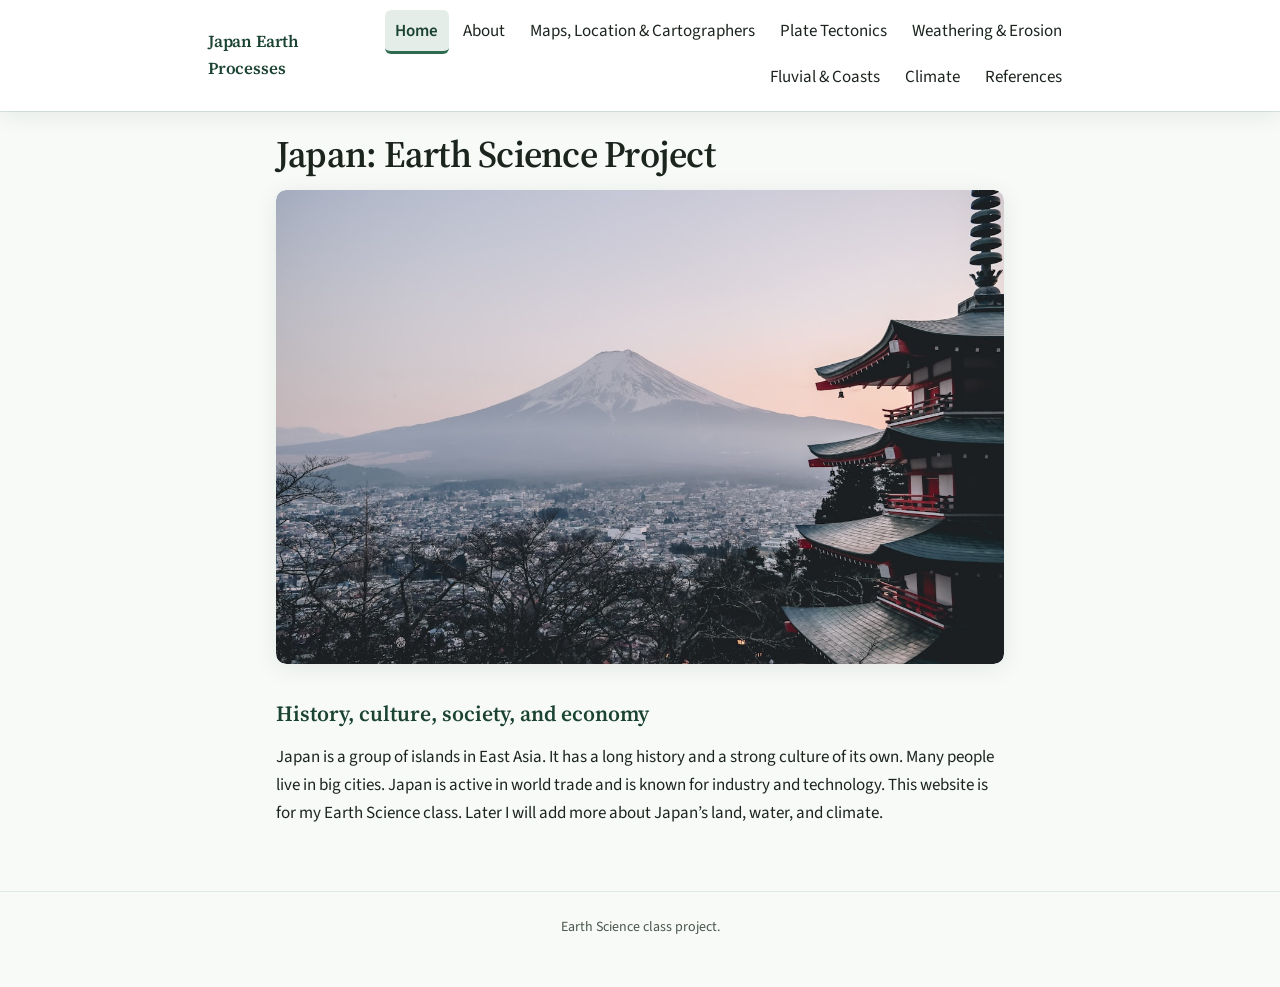
<file: index.html>
<!DOCTYPE html>
<html lang="en">
  <head>
    <meta charset="utf-8" />
    <meta name="viewport" content="width=device-width, initial-scale=1" />
    <title>Japan — Earth Science Project</title>
    <link rel="preconnect" href="https://fonts.googleapis.com" />
    <link rel="preconnect" href="https://fonts.gstatic.com" crossorigin />
    <link
      href="https://fonts.googleapis.com/css2?family=Source+Sans+3:ital,wght@0,400;0,600;0,700;1,400&family=Source+Serif+4:opsz,wght@8..60,400;8..60,600&display=swap"
      rel="stylesheet"
    />
    <link rel="stylesheet" href="css/styles.css" />
    <script src="js/main.js" defer></script>
  </head>
  <body class="page-body">
    <header class="site-header">
      <div class="header-inner">
        <a class="site-title" href="index.html">Japan Earth Processes</a>
        <button
          type="button"
          class="nav-toggle"
          aria-expanded="false"
          aria-controls="site-nav"
        >
          <span class="nav-toggle-icon" aria-hidden="true"></span>
          Menu
        </button>
        <nav id="site-nav" class="site-nav" aria-label="Primary">
          <ul>
            <li>
              <a href="index.html" aria-current="page">Home</a>
            </li>
            <li><a href="about.html">About</a></li>
            <li>
              <a href="maps-location-cartographers.html"
                >Maps, Location &amp; Cartographers</a
              >
            </li>
            <li>
              <a href="plate-tectonics-earthquakes-volcanoes.html"
                >Plate Tectonics</a
              >
            </li>
            <li>
              <a href="weathering-mass-wasting-erosion.html"
                >Weathering &amp; Erosion</a
              >
            </li>
            <li><a href="fluvial-oceans-coastlines.html">Fluvial &amp; Coasts</a></li>
            <li><a href="climate-biomes-climate-change.html">Climate</a></li>
            <li><a href="references.html">References</a></li>
          </ul>
        </nav>
      </div>
    </header>

    <main id="main">
      <h1>Japan: Earth Science Project</h1>

      <figure class="hero">
        <img
          src="assets/images/hero-japan.jpg"
          width="1400"
          height="936"
          alt="Landscape in Japan."
        />
      </figure>

      <h2>History, culture, society, and economy</h2>
      <p>
        Japan is a group of islands in East Asia. It has a long history and a strong
        culture of its own. Many people live in big cities. Japan is active in world
        trade and is known for industry and technology. This website is for my Earth
        Science class. Later I will add more about Japan’s land, water, and climate.
      </p>
    </main>

    <footer class="site-footer">
      <p>Earth Science class project.</p>
    </footer>
  </body>
</html>
</file>
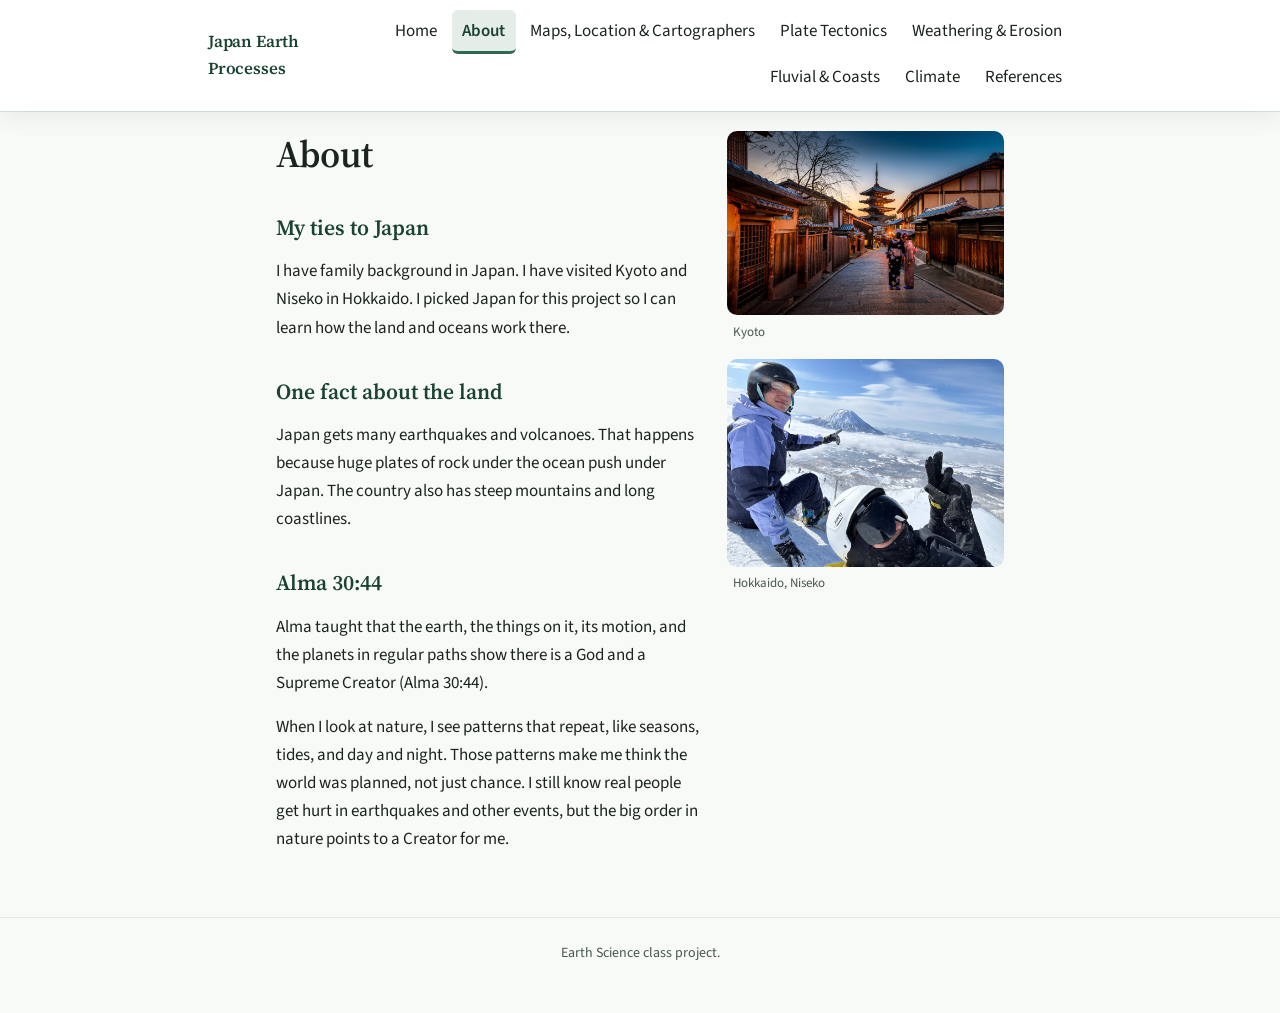
<file: about.html>
<!DOCTYPE html>
<html lang="en">
  <head>
    <meta charset="utf-8" />
    <meta name="viewport" content="width=device-width, initial-scale=1" />
    <title>About — Japan Earth Processes</title>
    <link rel="preconnect" href="https://fonts.googleapis.com" />
    <link rel="preconnect" href="https://fonts.gstatic.com" crossorigin />
    <link
      href="https://fonts.googleapis.com/css2?family=Source+Sans+3:ital,wght@0,400;0,600;0,700;1,400&family=Source+Serif+4:opsz,wght@8..60,400;8..60,600&display=swap"
      rel="stylesheet"
    />
    <link rel="stylesheet" href="css/styles.css" />
    <script src="js/main.js" defer></script>
  </head>
  <body class="page-body">
    <header class="site-header">
      <div class="header-inner">
        <a class="site-title" href="index.html">Japan Earth Processes</a>
        <button
          type="button"
          class="nav-toggle"
          aria-expanded="false"
          aria-controls="site-nav"
        >
          <span class="nav-toggle-icon" aria-hidden="true"></span>
          Menu
        </button>
        <nav id="site-nav" class="site-nav" aria-label="Primary">
          <ul>
            <li><a href="index.html">Home</a></li>
            <li>
              <a href="about.html" aria-current="page">About</a>
            </li>
            <li>
              <a href="maps-location-cartographers.html"
                >Maps, Location &amp; Cartographers</a
              >
            </li>
            <li>
              <a href="plate-tectonics-earthquakes-volcanoes.html"
                >Plate Tectonics</a
              >
            </li>
            <li>
              <a href="weathering-mass-wasting-erosion.html"
                >Weathering &amp; Erosion</a
              >
            </li>
            <li><a href="fluvial-oceans-coastlines.html">Fluvial &amp; Coasts</a></li>
            <li><a href="climate-biomes-climate-change.html">Climate</a></li>
            <li><a href="references.html">References</a></li>
          </ul>
        </nav>
      </div>
    </header>

    <main id="main">
      <div class="about-layout">
        <div class="about-main">
          <h1>About</h1>

          <h2>My ties to Japan</h2>
          <p>
            I have family background in Japan. I have visited Kyoto and Niseko in
            Hokkaido. I picked Japan for this project so I can learn how the land
            and oceans work there.
          </p>

          <h2>One fact about the land</h2>
          <p>
            Japan gets many earthquakes and volcanoes. That happens because huge
            plates of rock under the ocean push under Japan. The country also has
            steep mountains and long coastlines.
          </p>

          <h2>Alma 30:44</h2>
          <p>
            Alma taught that the earth, the things on it, its motion, and the planets
            in regular paths show there is a God and a Supreme Creator (Alma 30:44).
          </p>
          <p>
            When I look at nature, I see patterns that repeat, like seasons, tides,
            and day and night. Those patterns make me think the world was planned, not
            just chance. I still know real people get hurt in earthquakes and other
            events, but the big order in nature points to a Creator for me.
          </p>
        </div>

        <aside class="about-aside" aria-label="Photographs">
          <img
            src="assets/images/kyoto-landscape.jpg"
            width="800"
            height="1200"
            alt="Street scene in Kyoto."
          />
          <p class="hero-caption">Kyoto</p>
          <img
            class="about-author-photo"
            src="assets/images/about-author.jpg"
            width="4032"
            height="3024"
            alt="The author in Niseko, Hokkaido."
          />
          <p class="hero-caption">Hokkaido, Niseko</p>
        </aside>
      </div>
    </main>

    <footer class="site-footer">
      <p>Earth Science class project.</p>
    </footer>
  </body>
</html>
</file>
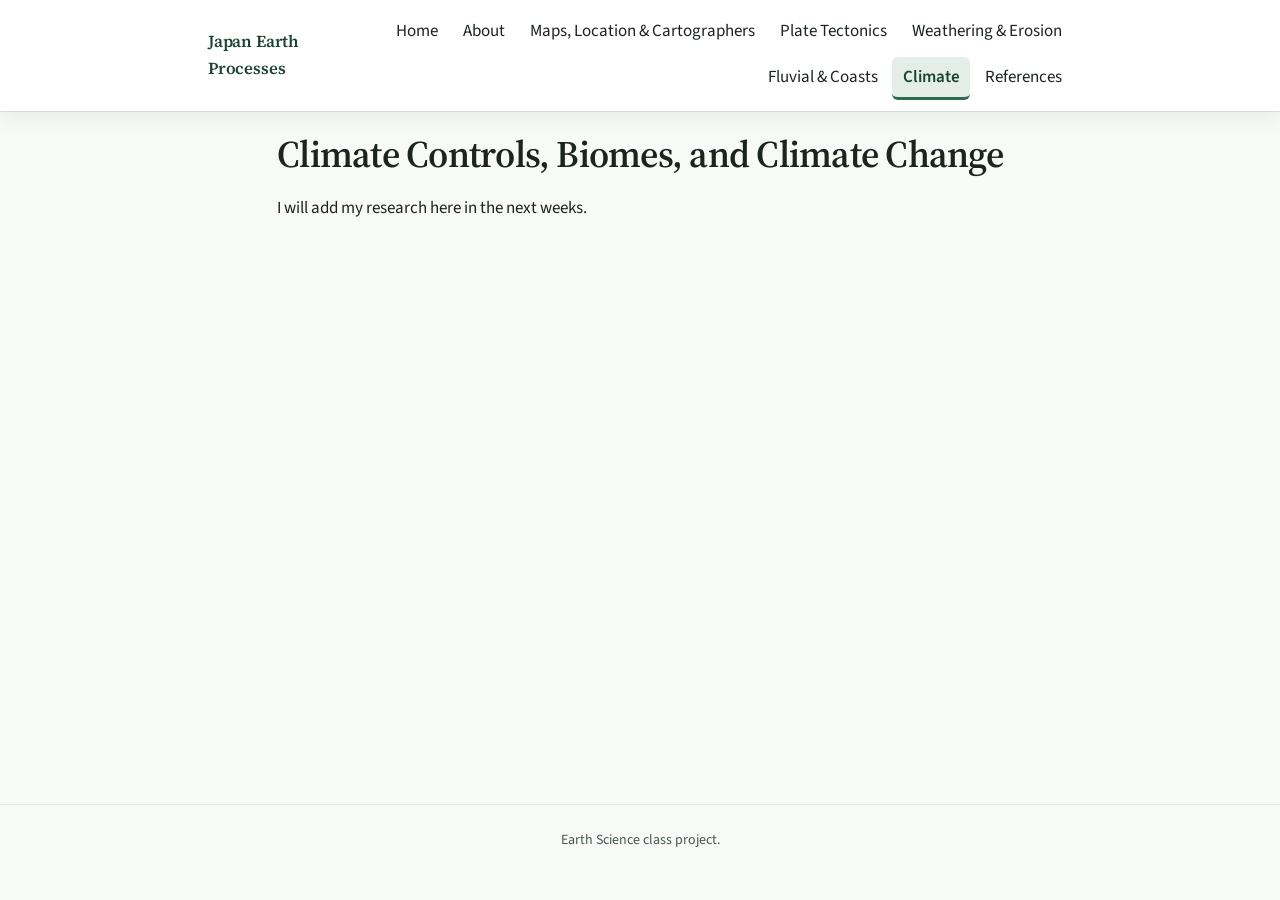
<file: climate-biomes-climate-change.html>
<!DOCTYPE html>
<html lang="en">
  <head>
    <meta charset="utf-8" />
    <meta name="viewport" content="width=device-width, initial-scale=1" />
    <title>Climate Controls, Biomes, and Climate Change</title>
    <link rel="preconnect" href="https://fonts.googleapis.com" />
    <link rel="preconnect" href="https://fonts.gstatic.com" crossorigin />
    <link
      href="https://fonts.googleapis.com/css2?family=Source+Sans+3:ital,wght@0,400;0,600;0,700;1,400&family=Source+Serif+4:opsz,wght@8..60,400;8..60,600&display=swap"
      rel="stylesheet"
    />
    <link rel="stylesheet" href="css/styles.css" />
    <script src="js/main.js" defer></script>
  </head>
  <body class="page-body">
    <header class="site-header">
      <div class="header-inner">
        <a class="site-title" href="index.html">Japan Earth Processes</a>
        <button
          type="button"
          class="nav-toggle"
          aria-expanded="false"
          aria-controls="site-nav"
        >
          <span class="nav-toggle-icon" aria-hidden="true"></span>
          Menu
        </button>
        <nav id="site-nav" class="site-nav" aria-label="Primary">
          <ul>
            <li><a href="index.html">Home</a></li>
            <li><a href="about.html">About</a></li>
            <li>
              <a href="maps-location-cartographers.html"
                >Maps, Location &amp; Cartographers</a
              >
            </li>
            <li>
              <a href="plate-tectonics-earthquakes-volcanoes.html"
                >Plate Tectonics</a
              >
            </li>
            <li>
              <a href="weathering-mass-wasting-erosion.html"
                >Weathering &amp; Erosion</a
              >
            </li>
            <li><a href="fluvial-oceans-coastlines.html">Fluvial &amp; Coasts</a></li>
            <li>
              <a href="climate-biomes-climate-change.html" aria-current="page"
                >Climate</a
              >
            </li>
            <li><a href="references.html">References</a></li>
          </ul>
        </nav>
      </div>
    </header>

    <main id="main">
      <h1>Climate Controls, Biomes, and Climate Change</h1>
      <p>I will add my research here in the next weeks.</p>
    </main>

    <footer class="site-footer">
      <p>Earth Science class project.</p>
    </footer>
  </body>
</html>
</file>
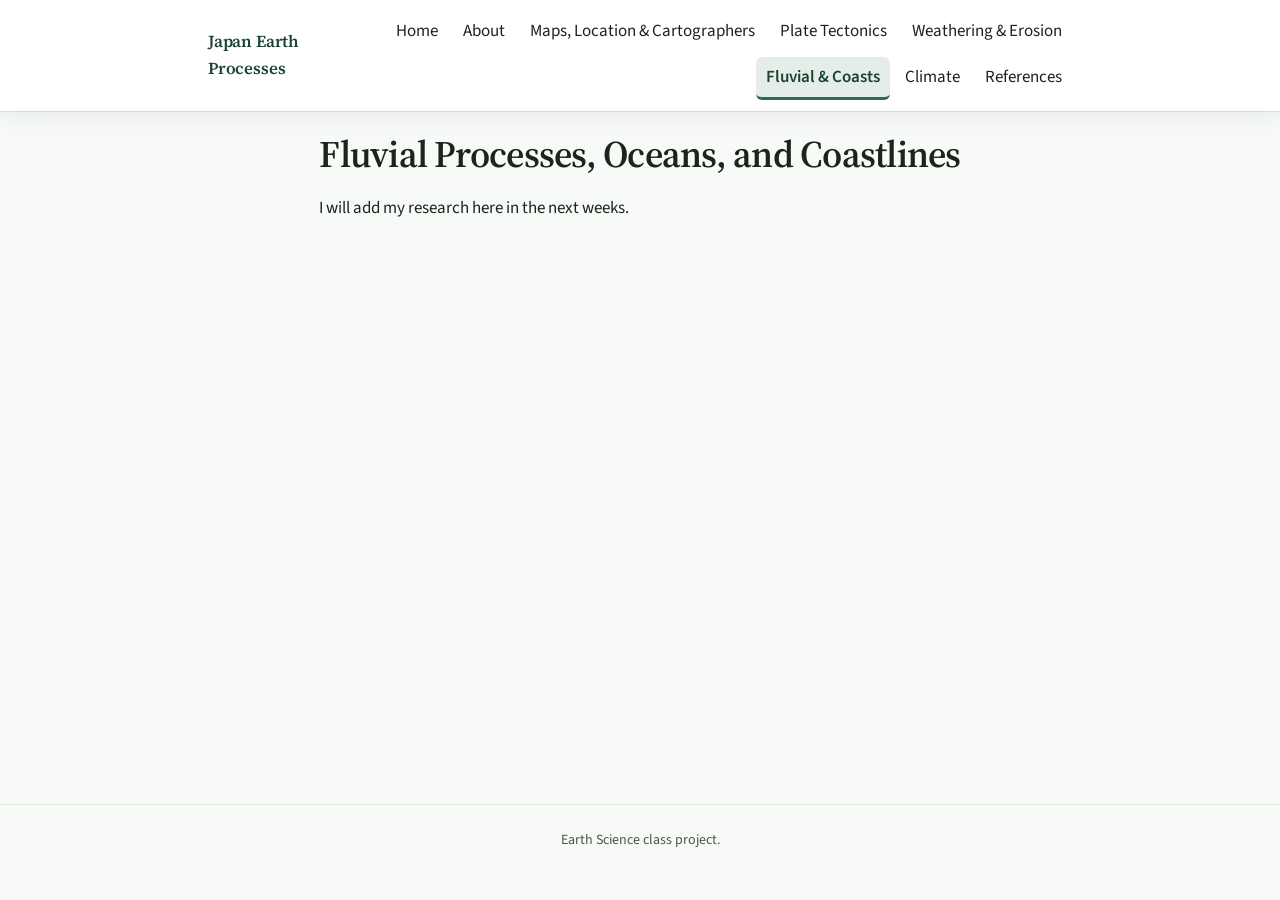
<file: fluvial-oceans-coastlines.html>
<!DOCTYPE html>
<html lang="en">
  <head>
    <meta charset="utf-8" />
    <meta name="viewport" content="width=device-width, initial-scale=1" />
    <title>Fluvial Processes, Oceans, and Coastlines</title>
    <link rel="preconnect" href="https://fonts.googleapis.com" />
    <link rel="preconnect" href="https://fonts.gstatic.com" crossorigin />
    <link
      href="https://fonts.googleapis.com/css2?family=Source+Sans+3:ital,wght@0,400;0,600;0,700;1,400&family=Source+Serif+4:opsz,wght@8..60,400;8..60,600&display=swap"
      rel="stylesheet"
    />
    <link rel="stylesheet" href="css/styles.css" />
    <script src="js/main.js" defer></script>
  </head>
  <body class="page-body">
    <header class="site-header">
      <div class="header-inner">
        <a class="site-title" href="index.html">Japan Earth Processes</a>
        <button
          type="button"
          class="nav-toggle"
          aria-expanded="false"
          aria-controls="site-nav"
        >
          <span class="nav-toggle-icon" aria-hidden="true"></span>
          Menu
        </button>
        <nav id="site-nav" class="site-nav" aria-label="Primary">
          <ul>
            <li><a href="index.html">Home</a></li>
            <li><a href="about.html">About</a></li>
            <li>
              <a href="maps-location-cartographers.html"
                >Maps, Location &amp; Cartographers</a
              >
            </li>
            <li>
              <a href="plate-tectonics-earthquakes-volcanoes.html"
                >Plate Tectonics</a
              >
            </li>
            <li>
              <a href="weathering-mass-wasting-erosion.html"
                >Weathering &amp; Erosion</a
              >
            </li>
            <li>
              <a href="fluvial-oceans-coastlines.html" aria-current="page"
                >Fluvial &amp; Coasts</a
              >
            </li>
            <li><a href="climate-biomes-climate-change.html">Climate</a></li>
            <li><a href="references.html">References</a></li>
          </ul>
        </nav>
      </div>
    </header>

    <main id="main">
      <h1>Fluvial Processes, Oceans, and Coastlines</h1>
      <p>I will add my research here in the next weeks.</p>
    </main>

    <footer class="site-footer">
      <p>Earth Science class project.</p>
    </footer>
  </body>
</html>
</file>
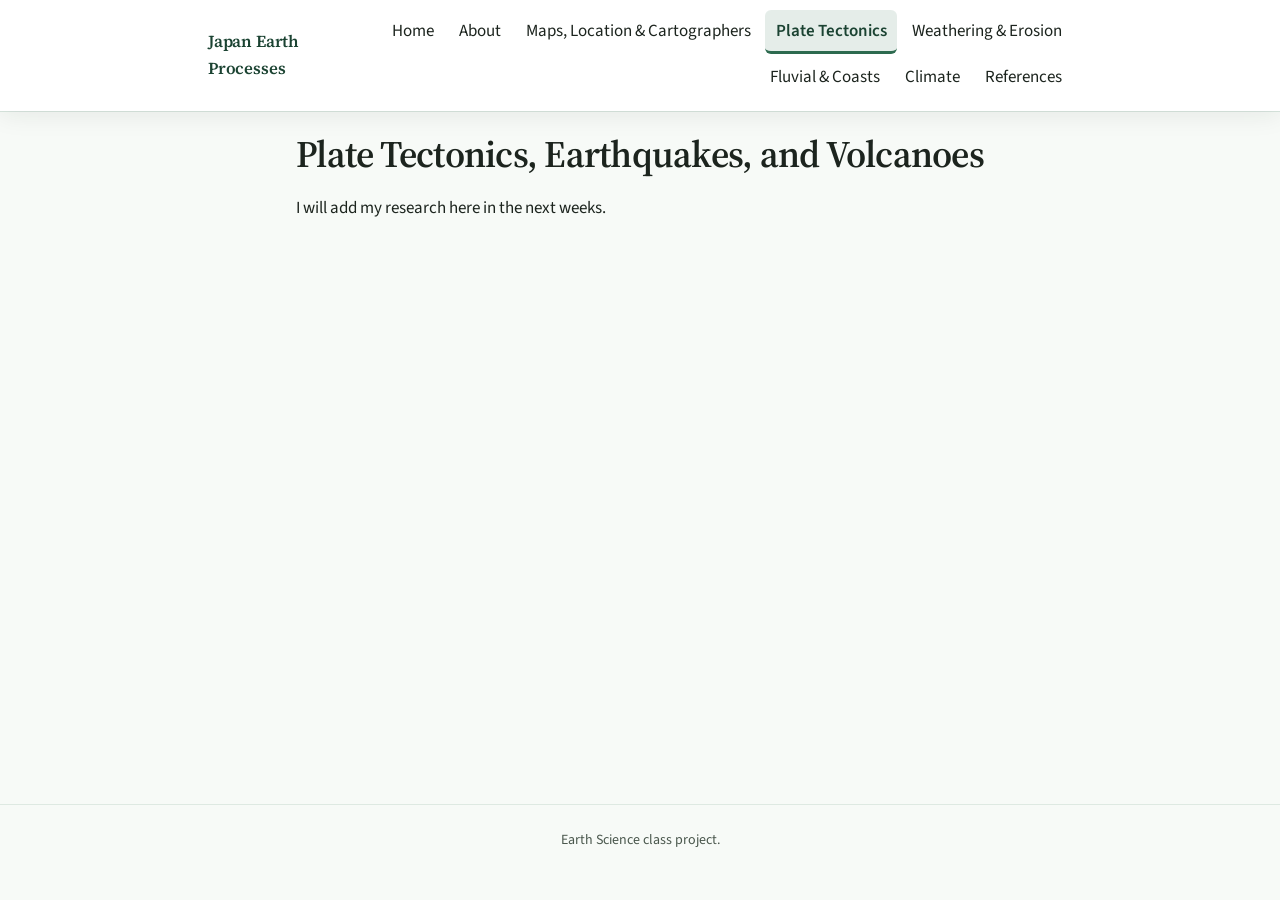
<file: plate-tectonics-earthquakes-volcanoes.html>
<!DOCTYPE html>
<html lang="en">
  <head>
    <meta charset="utf-8" />
    <meta name="viewport" content="width=device-width, initial-scale=1" />
    <title>Plate Tectonics, Earthquakes, and Volcanoes</title>
    <link rel="preconnect" href="https://fonts.googleapis.com" />
    <link rel="preconnect" href="https://fonts.gstatic.com" crossorigin />
    <link
      href="https://fonts.googleapis.com/css2?family=Source+Sans+3:ital,wght@0,400;0,600;0,700;1,400&family=Source+Serif+4:opsz,wght@8..60,400;8..60,600&display=swap"
      rel="stylesheet"
    />
    <link rel="stylesheet" href="css/styles.css" />
    <script src="js/main.js" defer></script>
  </head>
  <body class="page-body">
    <header class="site-header">
      <div class="header-inner">
        <a class="site-title" href="index.html">Japan Earth Processes</a>
        <button
          type="button"
          class="nav-toggle"
          aria-expanded="false"
          aria-controls="site-nav"
        >
          <span class="nav-toggle-icon" aria-hidden="true"></span>
          Menu
        </button>
        <nav id="site-nav" class="site-nav" aria-label="Primary">
          <ul>
            <li><a href="index.html">Home</a></li>
            <li><a href="about.html">About</a></li>
            <li>
              <a href="maps-location-cartographers.html"
                >Maps, Location &amp; Cartographers</a
              >
            </li>
            <li>
              <a
                href="plate-tectonics-earthquakes-volcanoes.html"
                aria-current="page"
                >Plate Tectonics</a
              >
            </li>
            <li>
              <a href="weathering-mass-wasting-erosion.html"
                >Weathering &amp; Erosion</a
              >
            </li>
            <li><a href="fluvial-oceans-coastlines.html">Fluvial &amp; Coasts</a></li>
            <li><a href="climate-biomes-climate-change.html">Climate</a></li>
            <li><a href="references.html">References</a></li>
          </ul>
        </nav>
      </div>
    </header>

    <main id="main">
      <h1>Plate Tectonics, Earthquakes, and Volcanoes</h1>
      <p>I will add my research here in the next weeks.</p>
    </main>

    <footer class="site-footer">
      <p>Earth Science class project.</p>
    </footer>
  </body>
</html>
</file>
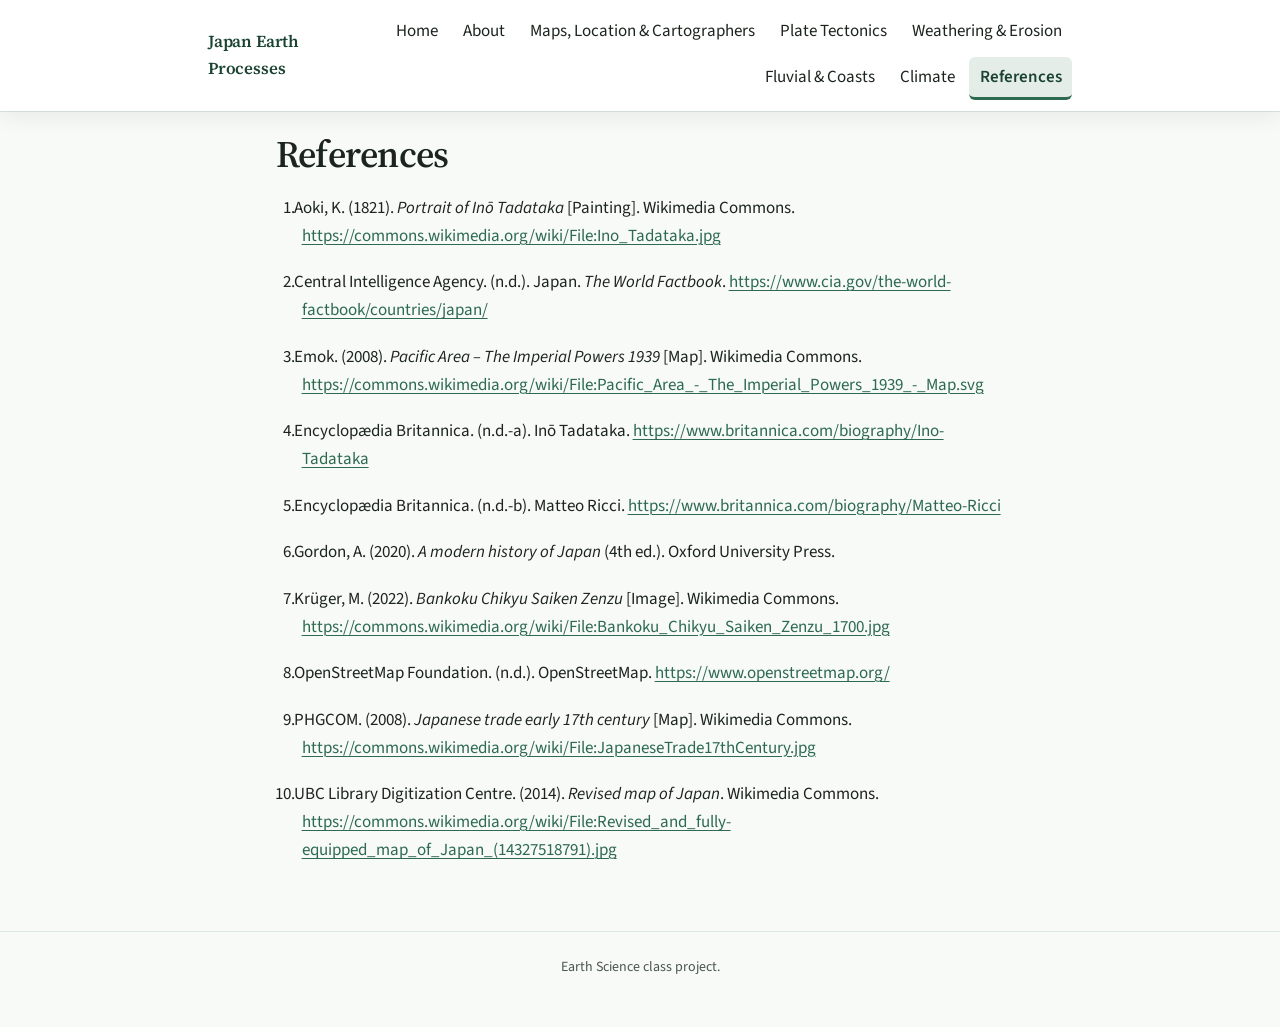
<file: references.html>
<!DOCTYPE html>
<html lang="en">
  <head>
    <meta charset="utf-8" />
    <meta name="viewport" content="width=device-width, initial-scale=1" />
    <title>References</title>
    <link rel="preconnect" href="https://fonts.googleapis.com" />
    <link rel="preconnect" href="https://fonts.gstatic.com" crossorigin />
    <link
      href="https://fonts.googleapis.com/css2?family=Source+Sans+3:ital,wght@0,400;0,600;0,700;1,400&family=Source+Serif+4:opsz,wght@8..60,400;8..60,600&display=swap"
      rel="stylesheet"
    />
    <link rel="stylesheet" href="css/styles.css" />
    <script src="js/main.js" defer></script>
  </head>
  <body class="page-body">
    <header class="site-header">
      <div class="header-inner">
        <a class="site-title" href="index.html">Japan Earth Processes</a>
        <button
          type="button"
          class="nav-toggle"
          aria-expanded="false"
          aria-controls="site-nav"
        >
          <span class="nav-toggle-icon" aria-hidden="true"></span>
          Menu
        </button>
        <nav id="site-nav" class="site-nav" aria-label="Primary">
          <ul>
            <li><a href="index.html">Home</a></li>
            <li><a href="about.html">About</a></li>
            <li>
              <a href="maps-location-cartographers.html"
                >Maps, Location &amp; Cartographers</a
              >
            </li>
            <li>
              <a href="plate-tectonics-earthquakes-volcanoes.html"
                >Plate Tectonics</a
              >
            </li>
            <li>
              <a href="weathering-mass-wasting-erosion.html"
                >Weathering &amp; Erosion</a
              >
            </li>
            <li><a href="fluvial-oceans-coastlines.html">Fluvial &amp; Coasts</a></li>
            <li><a href="climate-biomes-climate-change.html">Climate</a></li>
            <li>
              <a href="references.html" aria-current="page">References</a>
            </li>
          </ul>
        </nav>
      </div>
    </header>

    <main id="main">
      <h1>References</h1>

      <ol class="references-list">
        <li>
          Aoki, K. (1821). <em>Portrait of Inō Tadataka</em> [Painting]. Wikimedia
          Commons.
          <a href="https://commons.wikimedia.org/wiki/File:Ino_Tadataka.jpg">https://commons.wikimedia.org/wiki/File:Ino_Tadataka.jpg</a>
        </li>
        <li>
          Central Intelligence Agency. (n.d.). Japan. <em>The World Factbook</em>.
          <a href="https://www.cia.gov/the-world-factbook/countries/japan/">https://www.cia.gov/the-world-factbook/countries/japan/</a>
        </li>
        <li>
          Emok. (2008). <em>Pacific Area – The Imperial Powers 1939</em> [Map].
          Wikimedia Commons.
          <a href="https://commons.wikimedia.org/wiki/File:Pacific_Area_-_The_Imperial_Powers_1939_-_Map.svg">https://commons.wikimedia.org/wiki/File:Pacific_Area_-_The_Imperial_Powers_1939_-_Map.svg</a>
        </li>
        <li>
          Encyclopædia Britannica. (n.d.-a). Inō Tadataka.
          <a href="https://www.britannica.com/biography/Ino-Tadataka">https://www.britannica.com/biography/Ino-Tadataka</a>
        </li>
        <li>
          Encyclopædia Britannica. (n.d.-b). Matteo Ricci.
          <a href="https://www.britannica.com/biography/Matteo-Ricci">https://www.britannica.com/biography/Matteo-Ricci</a>
        </li>
        <li>
          Gordon, A. (2020). <em>A modern history of Japan</em> (4th ed.). Oxford
          University Press.
        </li>
        <li>
          Krüger, M. (2022). <em>Bankoku Chikyu Saiken Zenzu</em> [Image].
          Wikimedia Commons.
          <a href="https://commons.wikimedia.org/wiki/File:Bankoku_Chikyu_Saiken_Zenzu_1700.jpg">https://commons.wikimedia.org/wiki/File:Bankoku_Chikyu_Saiken_Zenzu_1700.jpg</a>
        </li>
        <li>
          OpenStreetMap Foundation. (n.d.). OpenStreetMap.
          <a href="https://www.openstreetmap.org/">https://www.openstreetmap.org/</a>
        </li>
        <li>
          PHGCOM. (2008). <em>Japanese trade early 17th century</em> [Map].
          Wikimedia Commons.
          <a href="https://commons.wikimedia.org/wiki/File:JapaneseTrade17thCentury.jpg">https://commons.wikimedia.org/wiki/File:JapaneseTrade17thCentury.jpg</a>
        </li>
        <li>
          UBC Library Digitization Centre. (2014). <em>Revised map of Japan</em>.
          Wikimedia Commons.
          <a href="https://commons.wikimedia.org/wiki/File:Revised_and_fully-equipped_map_of_Japan_(14327518791).jpg">https://commons.wikimedia.org/wiki/File:Revised_and_fully-equipped_map_of_Japan_(14327518791).jpg</a>
        </li>
      </ol>
    </main>

    <footer class="site-footer">
      <p>Earth Science class project.</p>
    </footer>
  </body>
</html>
</file>
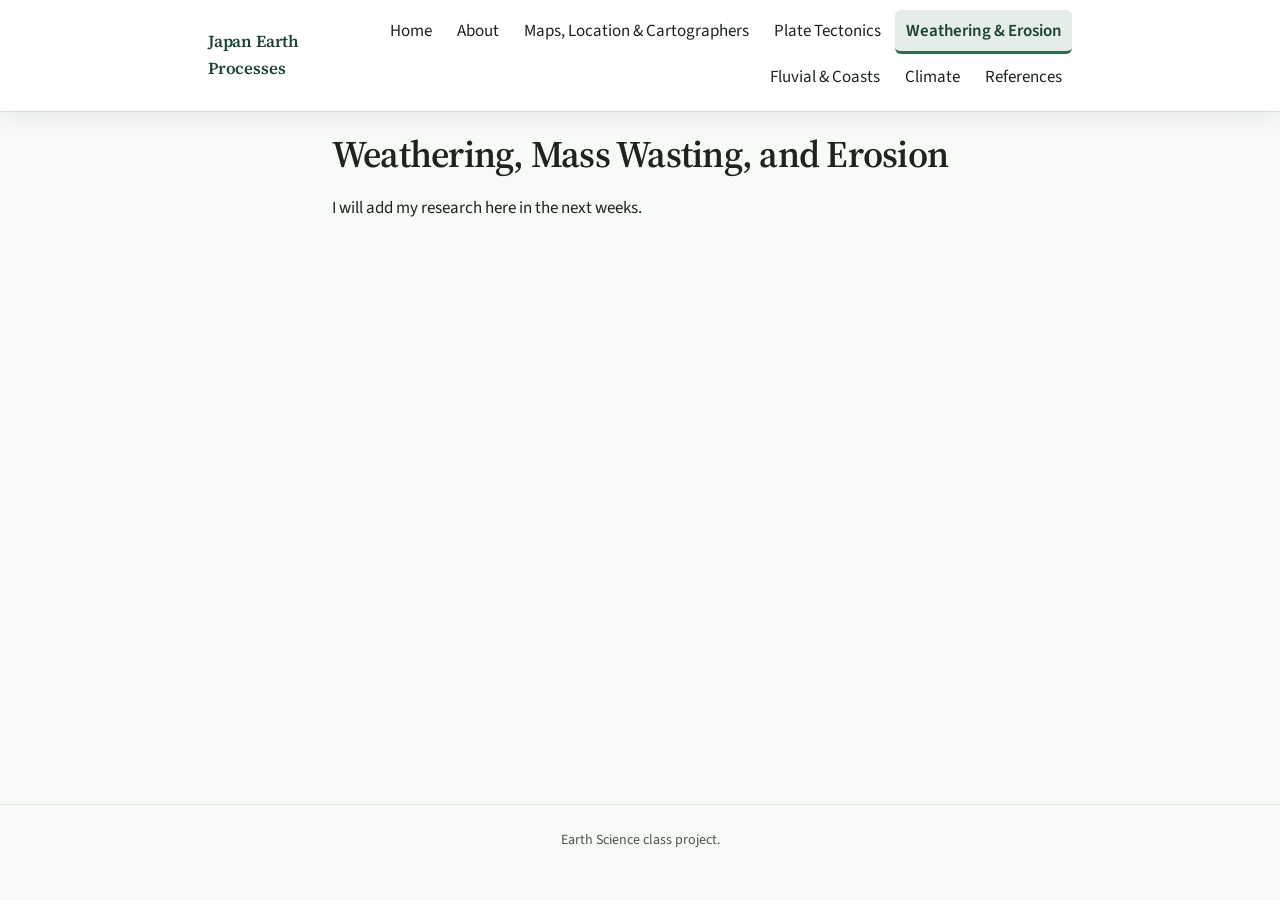
<file: weathering-mass-wasting-erosion.html>
<!DOCTYPE html>
<html lang="en">
  <head>
    <meta charset="utf-8" />
    <meta name="viewport" content="width=device-width, initial-scale=1" />
    <title>Weathering, Mass Wasting, and Erosion</title>
    <link rel="preconnect" href="https://fonts.googleapis.com" />
    <link rel="preconnect" href="https://fonts.gstatic.com" crossorigin />
    <link
      href="https://fonts.googleapis.com/css2?family=Source+Sans+3:ital,wght@0,400;0,600;0,700;1,400&family=Source+Serif+4:opsz,wght@8..60,400;8..60,600&display=swap"
      rel="stylesheet"
    />
    <link rel="stylesheet" href="css/styles.css" />
    <script src="js/main.js" defer></script>
  </head>
  <body class="page-body">
    <header class="site-header">
      <div class="header-inner">
        <a class="site-title" href="index.html">Japan Earth Processes</a>
        <button
          type="button"
          class="nav-toggle"
          aria-expanded="false"
          aria-controls="site-nav"
        >
          <span class="nav-toggle-icon" aria-hidden="true"></span>
          Menu
        </button>
        <nav id="site-nav" class="site-nav" aria-label="Primary">
          <ul>
            <li><a href="index.html">Home</a></li>
            <li><a href="about.html">About</a></li>
            <li>
              <a href="maps-location-cartographers.html"
                >Maps, Location &amp; Cartographers</a
              >
            </li>
            <li>
              <a href="plate-tectonics-earthquakes-volcanoes.html"
                >Plate Tectonics</a
              >
            </li>
            <li>
              <a
                href="weathering-mass-wasting-erosion.html"
                aria-current="page"
                >Weathering &amp; Erosion</a
              >
            </li>
            <li><a href="fluvial-oceans-coastlines.html">Fluvial &amp; Coasts</a></li>
            <li><a href="climate-biomes-climate-change.html">Climate</a></li>
            <li><a href="references.html">References</a></li>
          </ul>
        </nav>
      </div>
    </header>

    <main id="main">
      <h1>Weathering, Mass Wasting, and Erosion</h1>
      <p>I will add my research here in the next weeks.</p>
    </main>

    <footer class="site-footer">
      <p>Earth Science class project.</p>
    </footer>
  </body>
</html>
</file>
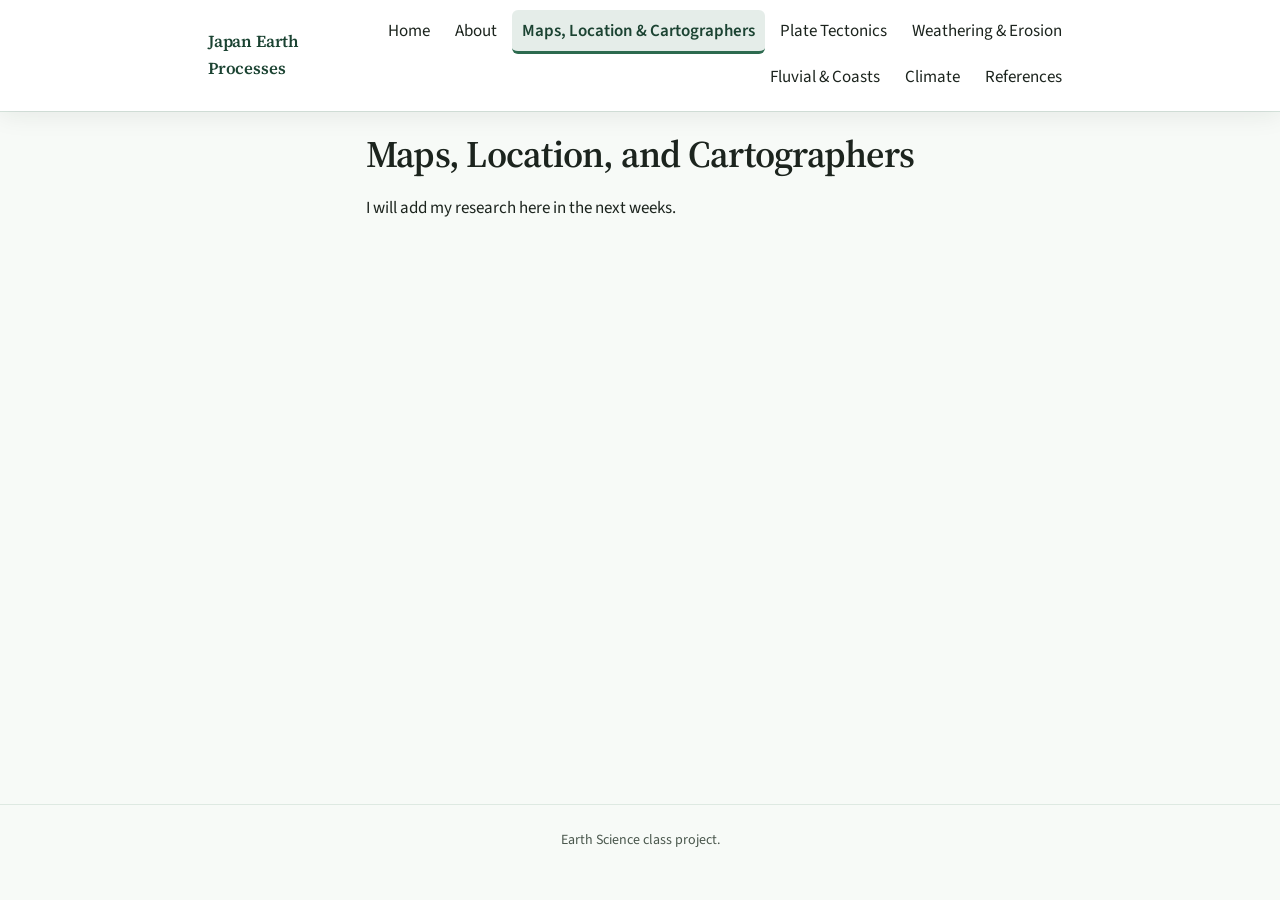
<file: docs/maps-location-cartographers.html>
<!DOCTYPE html>
<html lang="en">
  <head>
    <meta charset="utf-8" />
    <meta name="viewport" content="width=device-width, initial-scale=1" />
    <title>Maps, Location, and Cartographers</title>
    <link rel="preconnect" href="https://fonts.googleapis.com" />
    <link rel="preconnect" href="https://fonts.gstatic.com" crossorigin />
    <link
      href="https://fonts.googleapis.com/css2?family=Source+Sans+3:ital,wght@0,400;0,600;0,700;1,400&family=Source+Serif+4:opsz,wght@8..60,400;8..60,600&display=swap"
      rel="stylesheet"
    />
    <link rel="stylesheet" href="css/styles.css" />
    <script src="js/main.js" defer></script>
  </head>
  <body class="page-body">
    <header class="site-header">
      <div class="header-inner">
        <a class="site-title" href="index.html">Japan Earth Processes</a>
        <button
          type="button"
          class="nav-toggle"
          aria-expanded="false"
          aria-controls="site-nav"
        >
          <span class="nav-toggle-icon" aria-hidden="true"></span>
          Menu
        </button>
        <nav id="site-nav" class="site-nav" aria-label="Primary">
          <ul>
            <li><a href="index.html">Home</a></li>
            <li><a href="about.html">About</a></li>
            <li>
              <a
                href="maps-location-cartographers.html"
                aria-current="page"
                >Maps, Location &amp; Cartographers</a
              >
            </li>
            <li>
              <a href="plate-tectonics-earthquakes-volcanoes.html"
                >Plate Tectonics</a
              >
            </li>
            <li>
              <a href="weathering-mass-wasting-erosion.html"
                >Weathering &amp; Erosion</a
              >
            </li>
            <li><a href="fluvial-oceans-coastlines.html">Fluvial &amp; Coasts</a></li>
            <li><a href="climate-biomes-climate-change.html">Climate</a></li>
            <li><a href="references.html">References</a></li>
          </ul>
        </nav>
      </div>
    </header>

    <main id="main">
      <h1>Maps, Location, and Cartographers</h1>
      <p>I will add my research here in the next weeks.</p>
    </main>

    <footer class="site-footer">
      <p>Earth Science class project.</p>
    </footer>
  </body>
</html>
</file>
<file: css/styles.css>
/* Japan Earth Processes — mobile-first, green-accent theme */

:root {
  --color-bg: #f7faf7;
  --color-surface: #ffffff;
  --color-text: #1c241e;
  --color-muted: #4a574d;
  --color-accent: #2d6a4f;
  --color-accent-soft: rgba(45, 106, 79, 0.12);
  --color-accent-hover: #1b4332;
  --font-sans: "Source Sans 3", "Segoe UI", system-ui, sans-serif;
  --font-serif: "Source Serif 4", "Georgia", serif;
  --shadow-soft: 0 4px 24px rgba(28, 36, 30, 0.08);
  --radius-sm: 6px;
  --radius-md: 10px;
  --header-z: 1000;
  --content-max: 42rem;
  --narrow-break: 48rem;
}

*,
*::before,
*::after {
  box-sizing: border-box;
}

html {
  scroll-behavior: smooth;
}

body {
  margin: 0;
  min-height: 100vh;
  font-family: var(--font-sans);
  font-size: 1.0625rem;
  line-height: 1.65;
  color: var(--color-text);
  background-color: var(--color-bg);
}

img {
  max-width: 100%;
  height: auto;
  display: block;
  border-radius: var(--radius-md);
}

a {
  color: var(--color-accent);
  text-decoration-thickness: 1px;
  text-underline-offset: 3px;
}

a:hover {
  color: var(--color-accent-hover);
}

h1 {
  font-family: var(--font-serif);
  font-weight: 600;
  font-size: clamp(1.85rem, 5vw, 2.35rem);
  line-height: 1.25;
  margin: 0 0 1rem;
  letter-spacing: -0.02em;
  color: var(--color-text);
}

h2 {
  font-family: var(--font-serif);
  font-weight: 600;
  font-size: 1.35rem;
  margin: 2rem 0 0.75rem;
  color: var(--color-accent-hover);
}

p {
  margin: 0 0 1rem;
}

main {
  padding: 1.25rem 1.25rem 3rem;
  max-width: var(--narrow-break);
  margin: 0 auto;
}

.intro-lead {
  font-size: 1.125rem;
  color: var(--color-muted);
  margin-bottom: 1.5rem;
}

.placeholder {
  color: var(--color-muted);
  margin: 0;
}

/* —— Header —— */
.site-header {
  position: sticky;
  top: 0;
  z-index: var(--header-z);
  background: var(--color-surface);
  box-shadow: 0 1px 0 rgba(45, 106, 79, 0.15),
    var(--shadow-soft);
}

.header-inner {
  max-width: 56rem;
  margin: 0 auto;
  padding: 0.65rem 1rem;
  display: flex;
  flex-wrap: wrap;
  align-items: center;
  justify-content: space-between;
  gap: 0.5rem;
}

.site-title {
  font-family: var(--font-serif);
  font-weight: 600;
  font-size: 1.05rem;
  color: var(--color-accent-hover);
  text-decoration: none;
  letter-spacing: -0.01em;
}

.site-title:hover {
  color: var(--color-accent);
}

.nav-toggle {
  display: flex;
  align-items: center;
  gap: 0.35rem;
  padding: 0.45rem 0.65rem;
  margin-left: auto;
  border: 1px solid var(--color-accent-soft);
  border-radius: var(--radius-sm);
  background: var(--color-bg);
  color: var(--color-accent-hover);
  font-family: inherit;
  font-size: 0.9rem;
  cursor: pointer;
}

.nav-toggle:hover {
  border-color: var(--color-accent);
  background: var(--color-accent-soft);
}

.nav-toggle:focus-visible {
  outline: 2px solid var(--color-accent);
  outline-offset: 2px;
}

.nav-toggle-icon {
  display: block;
  width: 1.25rem;
  height: 2px;
  background: currentColor;
  box-shadow: 0 -5px 0 currentColor, 0 5px 0 currentColor;
}

.site-nav {
  width: 100%;
  flex-basis: 100%;
  display: none;
  padding-top: 0.5rem;
}

.site-nav.is-open {
  display: block;
}

.site-nav ul {
  list-style: none;
  margin: 0;
  padding: 0;
}

.site-nav a {
  display: block;
  padding: 0.55rem 0.65rem;
  border-radius: var(--radius-sm);
  color: var(--color-text);
  text-decoration: none;
  border-left: 3px solid transparent;
}

.site-nav a:hover {
  background: var(--color-accent-soft);
  color: var(--color-accent-hover);
}

.site-nav a[aria-current="page"] {
  background: var(--color-accent-soft);
  border-left-color: var(--color-accent);
  font-weight: 600;
  color: var(--color-accent-hover);
}

@media (min-width: 56rem) {
  .nav-toggle {
    display: none;
  }

  .header-inner {
    flex-wrap: nowrap;
    gap: 1.5rem;
  }

  .site-nav {
    display: flex;
    width: auto;
    flex: 1;
    justify-content: flex-end;
    padding-top: 0;
    flex-basis: auto;
  }

  .site-nav ul {
    display: flex;
    flex-wrap: wrap;
    gap: 0.15rem 0.25rem;
    justify-content: flex-end;
  }

  .site-nav li {
    margin: 0;
  }

  .site-nav a {
    padding: 0.4rem 0.65rem;
    border-left: none;
    border-bottom: 3px solid transparent;
  }

  .site-nav a[aria-current="page"] {
    border-bottom-color: var(--color-accent);
  }
}

/* —— Footer —— */
.site-footer {
  margin-top: auto;
  padding: 1.5rem 1.25rem 2rem;
  text-align: center;
  font-size: 0.875rem;
  color: var(--color-muted);
  border-top: 1px solid var(--color-accent-soft);
}

/* —— Home hero —— */
.hero {
  margin: -0.25rem -0.25rem 1.75rem;
  border-radius: var(--radius-md);
  overflow: hidden;
  box-shadow: var(--shadow-soft);
}

@media (min-width: 40rem) {
  .hero {
    margin-left: 0;
    margin-right: 0;
  }
}

.hero-caption {
  font-size: 0.8125rem;
  color: var(--color-muted);
  margin-top: 0.4rem;
  padding: 0 0.35rem;
}

/* —— About layout —— */
.about-layout {
  display: flex;
  flex-direction: column;
  gap: 1.5rem;
}

@media (min-width: 40rem) {
  .about-layout {
    flex-direction: row;
    align-items: flex-start;
    gap: 1.75rem;
  }

  .about-main {
    flex: 1;
    min-width: 0;
  }

  .about-aside {
    flex: 0 0 38%;
    max-width: 22rem;
  }
}

.about-aside .about-author-photo {
  margin-top: 1rem;
}

.note-box {
  margin: 1.5rem 0;
  padding: 1rem 1.15rem;
  background: var(--color-surface);
  border-left: 4px solid var(--color-accent);
  border-radius: 0 var(--radius-md) var(--radius-md) 0;
  box-shadow: var(--shadow-soft);
  font-family: var(--font-serif);
  font-style: italic;
}

.note-box cite {
  display: block;
  margin-top: 0.85rem;
  font-style: normal;
  font-size: 0.9rem;
  color: var(--color-muted);
}

/* —— Map figures (week 2) —— */
.map-figure {
  margin: 1.75rem 0;
  padding: 0;
  background: var(--color-surface);
  border-radius: var(--radius-md);
  box-shadow: var(--shadow-soft);
  overflow: hidden;
}

.map-figure img {
  border-radius: 0;
  width: 100%;
}

.map-figure figcaption {
  padding: 0.85rem 1rem 1rem;
  font-size: 0.95rem;
  line-height: 1.6;
  color: var(--color-text);
}

.map-figure .map-source-link {
  display: block;
  margin-top: 0.5rem;
  font-size: 0.875rem;
  color: var(--color-muted);
}

.map-embed-frame {
  display: block;
  width: 100%;
  height: min(420px, 70vw);
  border: 0;
  border-radius: var(--radius-md);
  background: var(--color-bg);
}

/* —— References —— */
.references-list {
  padding-left: 1.35rem;
  margin: 0;
}

.references-list li {
  margin-bottom: 1.15rem;
  padding-left: 0.25rem;
  text-indent: -0.5rem;
}

.references-list a {
  word-break: break-word;
}

/* —— Page shell —— */
.page-body {
  min-height: 100vh;
  display: flex;
  flex-direction: column;
}
</file>
<file: docs/css/styles.css>
/* Japan Earth Processes — mobile-first, green-accent theme */

:root {
  --color-bg: #f7faf7;
  --color-surface: #ffffff;
  --color-text: #1c241e;
  --color-muted: #4a574d;
  --color-accent: #2d6a4f;
  --color-accent-soft: rgba(45, 106, 79, 0.12);
  --color-accent-hover: #1b4332;
  --font-sans: "Source Sans 3", "Segoe UI", system-ui, sans-serif;
  --font-serif: "Source Serif 4", "Georgia", serif;
  --shadow-soft: 0 4px 24px rgba(28, 36, 30, 0.08);
  --radius-sm: 6px;
  --radius-md: 10px;
  --header-z: 1000;
  --content-max: 42rem;
  --narrow-break: 48rem;
}

*,
*::before,
*::after {
  box-sizing: border-box;
}

html {
  scroll-behavior: smooth;
}

body {
  margin: 0;
  min-height: 100vh;
  font-family: var(--font-sans);
  font-size: 1.0625rem;
  line-height: 1.65;
  color: var(--color-text);
  background-color: var(--color-bg);
}

img {
  max-width: 100%;
  height: auto;
  display: block;
  border-radius: var(--radius-md);
}

a {
  color: var(--color-accent);
  text-decoration-thickness: 1px;
  text-underline-offset: 3px;
}

a:hover {
  color: var(--color-accent-hover);
}

h1 {
  font-family: var(--font-serif);
  font-weight: 600;
  font-size: clamp(1.85rem, 5vw, 2.35rem);
  line-height: 1.25;
  margin: 0 0 1rem;
  letter-spacing: -0.02em;
  color: var(--color-text);
}

h2 {
  font-family: var(--font-serif);
  font-weight: 600;
  font-size: 1.35rem;
  margin: 2rem 0 0.75rem;
  color: var(--color-accent-hover);
}

p {
  margin: 0 0 1rem;
}

main {
  padding: 1.25rem 1.25rem 3rem;
  max-width: var(--narrow-break);
  margin: 0 auto;
}

.intro-lead {
  font-size: 1.125rem;
  color: var(--color-muted);
  margin-bottom: 1.5rem;
}

.placeholder {
  color: var(--color-muted);
  margin: 0;
}

/* —— Header —— */
.site-header {
  position: sticky;
  top: 0;
  z-index: var(--header-z);
  background: var(--color-surface);
  box-shadow: 0 1px 0 rgba(45, 106, 79, 0.15),
    var(--shadow-soft);
}

.header-inner {
  max-width: 56rem;
  margin: 0 auto;
  padding: 0.65rem 1rem;
  display: flex;
  flex-wrap: wrap;
  align-items: center;
  justify-content: space-between;
  gap: 0.5rem;
}

.site-title {
  font-family: var(--font-serif);
  font-weight: 600;
  font-size: 1.05rem;
  color: var(--color-accent-hover);
  text-decoration: none;
  letter-spacing: -0.01em;
}

.site-title:hover {
  color: var(--color-accent);
}

.nav-toggle {
  display: flex;
  align-items: center;
  gap: 0.35rem;
  padding: 0.45rem 0.65rem;
  margin-left: auto;
  border: 1px solid var(--color-accent-soft);
  border-radius: var(--radius-sm);
  background: var(--color-bg);
  color: var(--color-accent-hover);
  font-family: inherit;
  font-size: 0.9rem;
  cursor: pointer;
}

.nav-toggle:hover {
  border-color: var(--color-accent);
  background: var(--color-accent-soft);
}

.nav-toggle:focus-visible {
  outline: 2px solid var(--color-accent);
  outline-offset: 2px;
}

.nav-toggle-icon {
  display: block;
  width: 1.25rem;
  height: 2px;
  background: currentColor;
  box-shadow: 0 -5px 0 currentColor, 0 5px 0 currentColor;
}

.site-nav {
  width: 100%;
  flex-basis: 100%;
  display: none;
  padding-top: 0.5rem;
}

.site-nav.is-open {
  display: block;
}

.site-nav ul {
  list-style: none;
  margin: 0;
  padding: 0;
}

.site-nav a {
  display: block;
  padding: 0.55rem 0.65rem;
  border-radius: var(--radius-sm);
  color: var(--color-text);
  text-decoration: none;
  border-left: 3px solid transparent;
}

.site-nav a:hover {
  background: var(--color-accent-soft);
  color: var(--color-accent-hover);
}

.site-nav a[aria-current="page"] {
  background: var(--color-accent-soft);
  border-left-color: var(--color-accent);
  font-weight: 600;
  color: var(--color-accent-hover);
}

@media (min-width: 56rem) {
  .nav-toggle {
    display: none;
  }

  .header-inner {
    flex-wrap: nowrap;
    gap: 1.5rem;
  }

  .site-nav {
    display: flex;
    width: auto;
    flex: 1;
    justify-content: flex-end;
    padding-top: 0;
    flex-basis: auto;
  }

  .site-nav ul {
    display: flex;
    flex-wrap: wrap;
    gap: 0.15rem 0.25rem;
    justify-content: flex-end;
  }

  .site-nav li {
    margin: 0;
  }

  .site-nav a {
    padding: 0.4rem 0.65rem;
    border-left: none;
    border-bottom: 3px solid transparent;
  }

  .site-nav a[aria-current="page"] {
    border-bottom-color: var(--color-accent);
  }
}

/* —— Footer —— */
.site-footer {
  margin-top: auto;
  padding: 1.5rem 1.25rem 2rem;
  text-align: center;
  font-size: 0.875rem;
  color: var(--color-muted);
  border-top: 1px solid var(--color-accent-soft);
}

/* —— Home hero —— */
.hero {
  margin: -0.25rem -0.25rem 1.75rem;
  border-radius: var(--radius-md);
  overflow: hidden;
  box-shadow: var(--shadow-soft);
}

@media (min-width: 40rem) {
  .hero {
    margin-left: 0;
    margin-right: 0;
  }
}

.hero-caption {
  font-size: 0.8125rem;
  color: var(--color-muted);
  margin-top: 0.4rem;
  padding: 0 0.35rem;
}

/* —— About layout —— */
.about-layout {
  display: flex;
  flex-direction: column;
  gap: 1.5rem;
}

@media (min-width: 40rem) {
  .about-layout {
    flex-direction: row;
    align-items: flex-start;
    gap: 1.75rem;
  }

  .about-main {
    flex: 1;
    min-width: 0;
  }

  .about-aside {
    flex: 0 0 38%;
    max-width: 22rem;
  }
}

.about-aside .about-author-photo {
  margin-top: 1rem;
}

.note-box {
  margin: 1.5rem 0;
  padding: 1rem 1.15rem;
  background: var(--color-surface);
  border-left: 4px solid var(--color-accent);
  border-radius: 0 var(--radius-md) var(--radius-md) 0;
  box-shadow: var(--shadow-soft);
  font-family: var(--font-serif);
  font-style: italic;
}

.note-box cite {
  display: block;
  margin-top: 0.85rem;
  font-style: normal;
  font-size: 0.9rem;
  color: var(--color-muted);
}

/* —— References —— */
.references-list {
  padding-left: 1.35rem;
  margin: 0;
}

.references-list li {
  margin-bottom: 1.15rem;
  padding-left: 0.25rem;
  text-indent: -0.5rem;
}

.references-list a {
  word-break: break-word;
}

/* —— Page shell —— */
.page-body {
  min-height: 100vh;
  display: flex;
  flex-direction: column;
}
</file>
